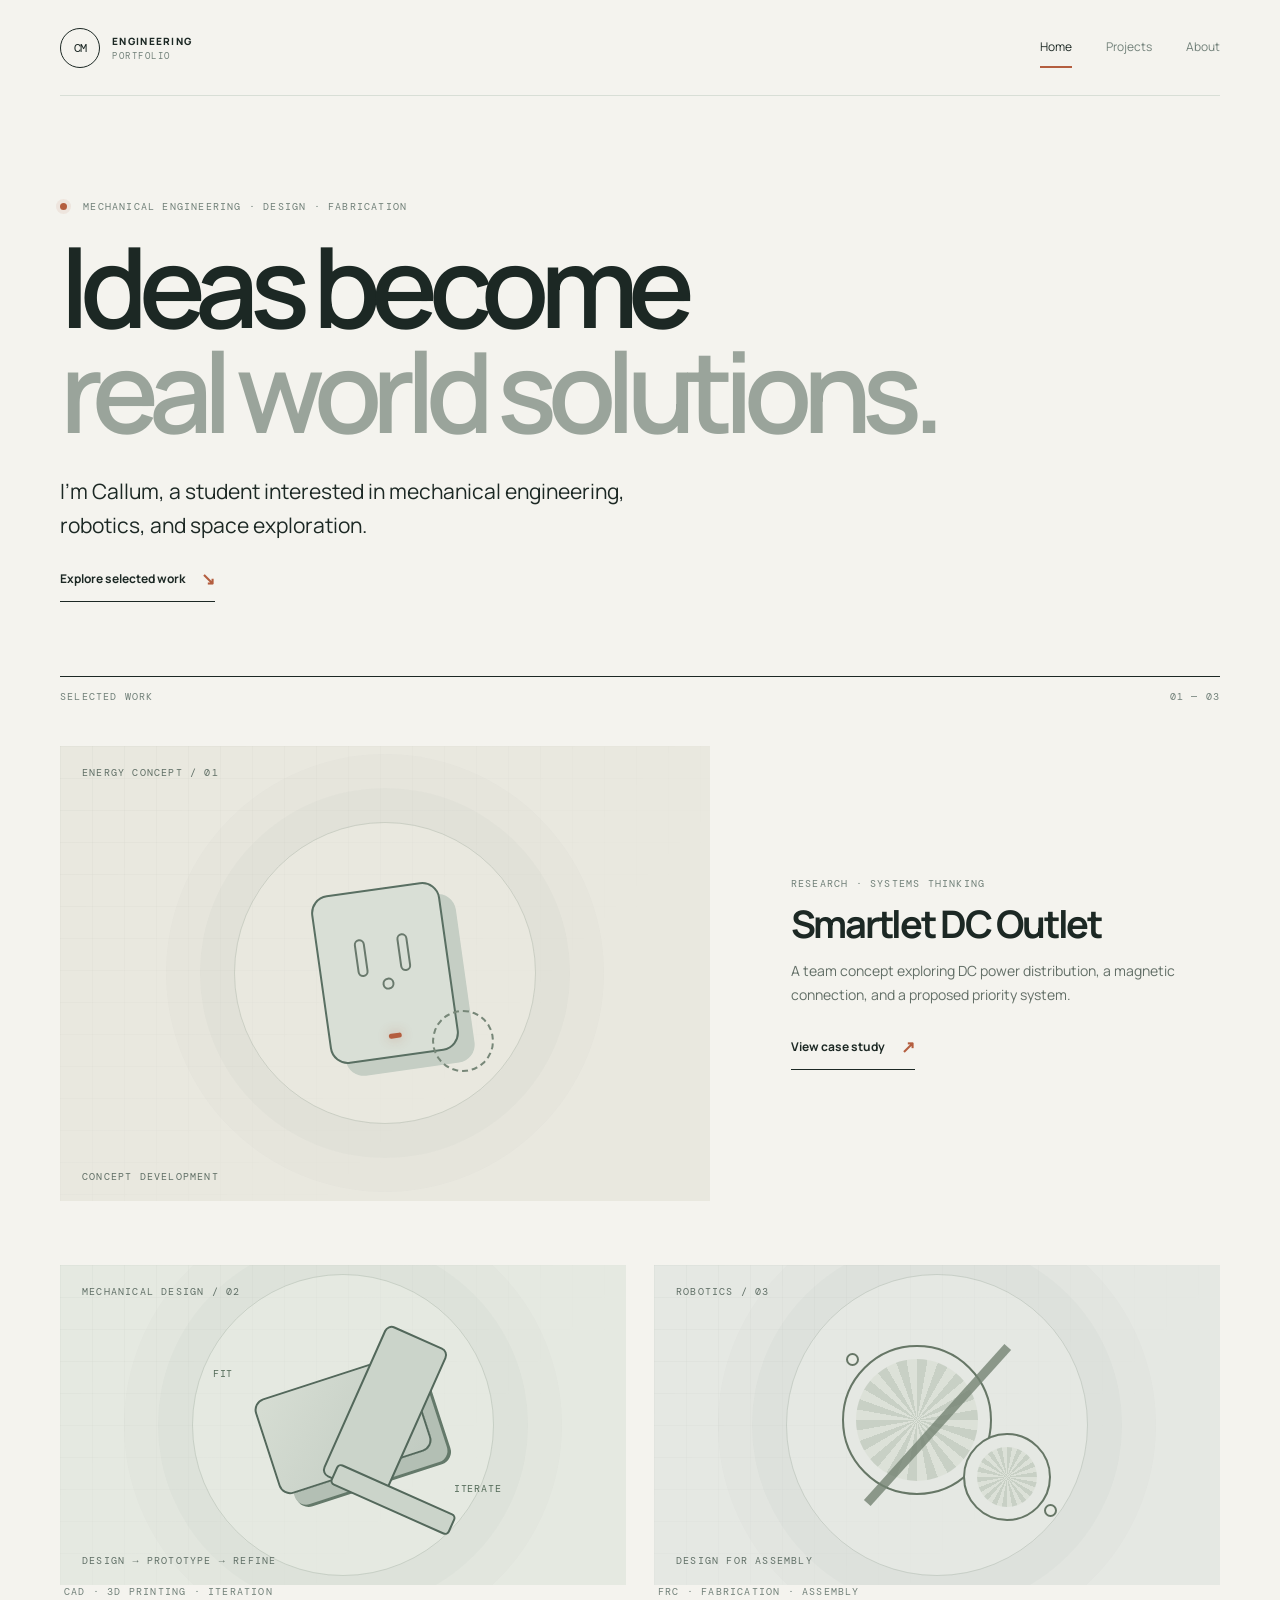
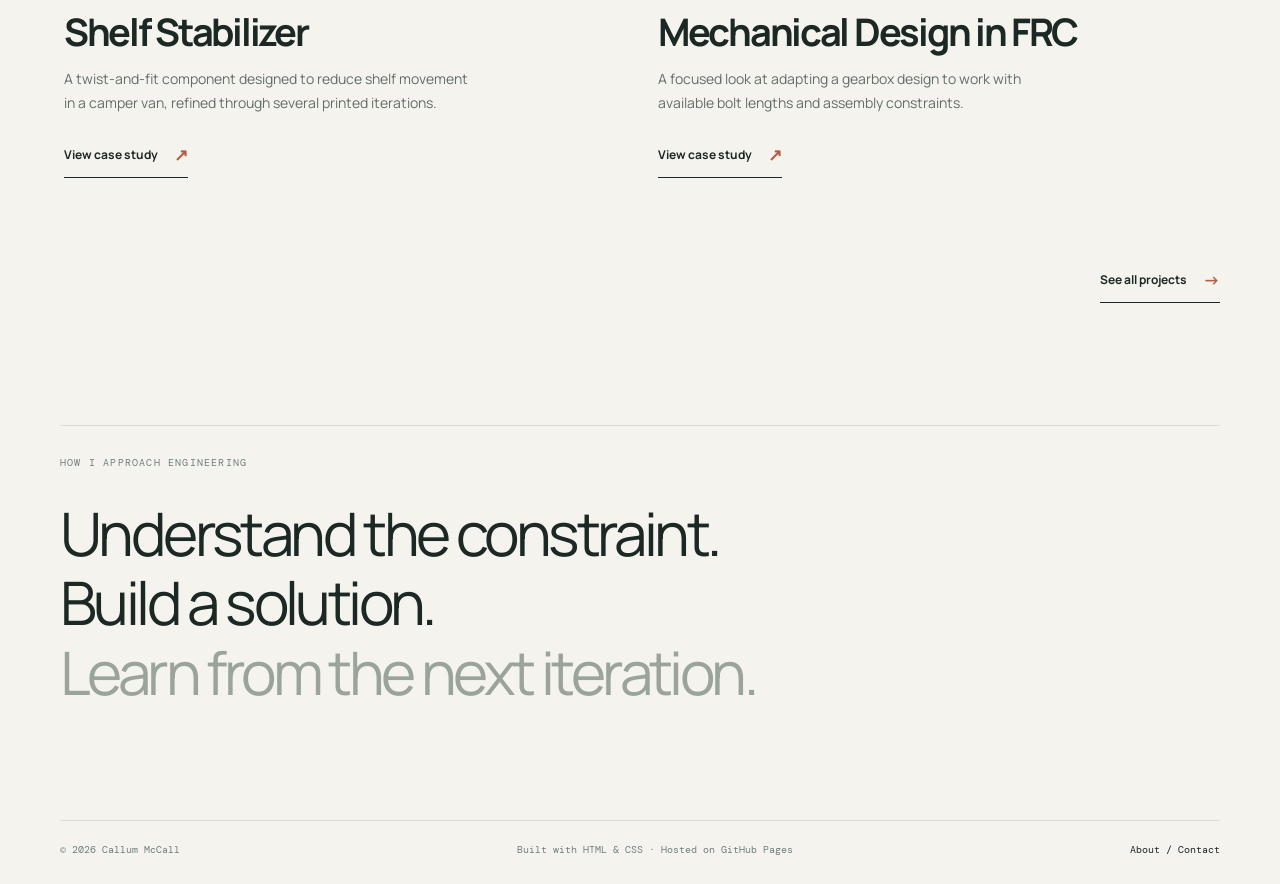
<file: index.html>
<!doctype html>
<html lang="en">
<head>
  <meta charset="utf-8">
  <meta name="viewport" content="width=device-width, initial-scale=1">
  <meta name="description" content="Engineering portfolio featuring mechanical design, prototyping, robotics, and technical problem-solving.">
  <title>Engineering Portfolio — Callum McCall</title>
  <link rel="stylesheet" href="style.css?v=20261022-3">
</head>
<body>
  <a class="skip-link" href="#main">Skip to content</a>
  <header class="site-header wrap">
    <a class="wordmark" href="index.html" aria-label="Engineering portfolio home"><span class="wordmark-mark">CM</span><span>ENGINEERING<br><small>PORTFOLIO</small></span></a>
    <nav aria-label="Main navigation"><a class="active" href="index.html">Home</a><a href="projects.html">Projects</a><a href="about.html">About</a></nav>
  </header>
  <main id="main">
    <section class="hero wrap">
      <p class="eyebrow"><span class="status-dot"></span> MECHANICAL ENGINEERING · DESIGN · FABRICATION</p>
      <h1>Ideas become<br><span class="muted">real world solutions.</span></h1>
      <div class="hero-bottom"><p class="intro">I'm Callum, a student interested in mechanical engineering, robotics, and space exploration.</p><a class="text-link" href="#projects">Explore selected work <span aria-hidden="true">↘</span></a></div>
      <div class="hero-rule"><span>SELECTED WORK</span><span>01 — 03</span></div>
    </section>
    <section id="projects" class="projects wrap">
<article class="project-card project-featured">
        <a class="project-visual visual-smartlet" href="smartlet.html" aria-label="View Smartlet project"><span class="visual-label">ENERGY CONCEPT / 01</span><div class="outlet-sketch"><div class="outlet-face"><span class="outlet-slot slot-a"></span><span class="outlet-slot slot-b"></span><span class="outlet-slot slot-c"></span><span class="outlet-light"></span></div><div class="magnet-ring"></div></div><span class="visual-caption">CONCEPT DEVELOPMENT</span></a>
        <div class="project-info"><p class="eyebrow">RESEARCH · SYSTEMS THINKING</p><h2><a href="smartlet.html">Smartlet DC Outlet</a></h2><p>A team concept exploring DC power distribution, a magnetic connection, and a proposed priority system.</p><a class="text-link" href="smartlet.html">View case study <span aria-hidden="true">↗</span></a></div>
      </article>
<article class="project-card">
        <a class="project-visual visual-shelf" href="shelf-stabilizer.html" aria-label="View shelf stabilizer project"><span class="visual-label">MECHANICAL DESIGN / 02</span><div class="part-sketch"><div class="part-main"></div><div class="part-arm"></div><div class="part-foot"></div><span class="dimension dim-one">FIT</span><span class="dimension dim-two">ITERATE</span></div><span class="visual-caption">DESIGN → PROTOTYPE → REFINE</span></a>
        <div class="project-info"><p class="eyebrow">CAD · 3D PRINTING · ITERATION</p><h2><a href="shelf-stabilizer.html">Shelf Stabilizer</a></h2><p>A twist-and-fit component designed to reduce shelf movement in a camper van, refined through several printed iterations.</p><a class="text-link" href="shelf-stabilizer.html">View case study <span aria-hidden="true">↗</span></a></div>
      </article>
<article class="project-card">
        <a class="project-visual visual-frc" href="frc.html" aria-label="View FRC mechanical design project"><span class="visual-label">ROBOTICS / 03</span><div class="gear-sketch"><div class="gear gear-large"></div><div class="gear gear-small"></div><div class="shaft"></div><div class="bolt bolt-a"></div><div class="bolt bolt-b"></div></div><span class="visual-caption">DESIGN FOR ASSEMBLY</span></a>
        <div class="project-info"><p class="eyebrow">FRC · FABRICATION · ASSEMBLY</p><h2><a href="frc.html">Mechanical Design in FRC</a></h2><p>A focused look at adapting a gearbox design to work with available bolt lengths and assembly constraints.</p><a class="text-link" href="frc.html">View case study <span aria-hidden="true">↗</span></a></div>
      </article>
    </section>
    <div class="projects-cta wrap"><a class="text-link" href="projects.html">See all projects <span aria-hidden="true">→</span></a></div>
    <section class="statement wrap"><p class="eyebrow">HOW I APPROACH ENGINEERING</p><p class="statement-text">Understand the constraint.<br>Build a solution.<br><span class="muted">Learn from the next iteration.</span></p></section>
  </main>
  <footer class="site-footer wrap"><span>© <span id="year">2026</span> Callum McCall</span><span>Built with HTML & CSS · Hosted on GitHub Pages</span><a href="about.html">About / Contact</a></footer>
</body>
</html>
</file>
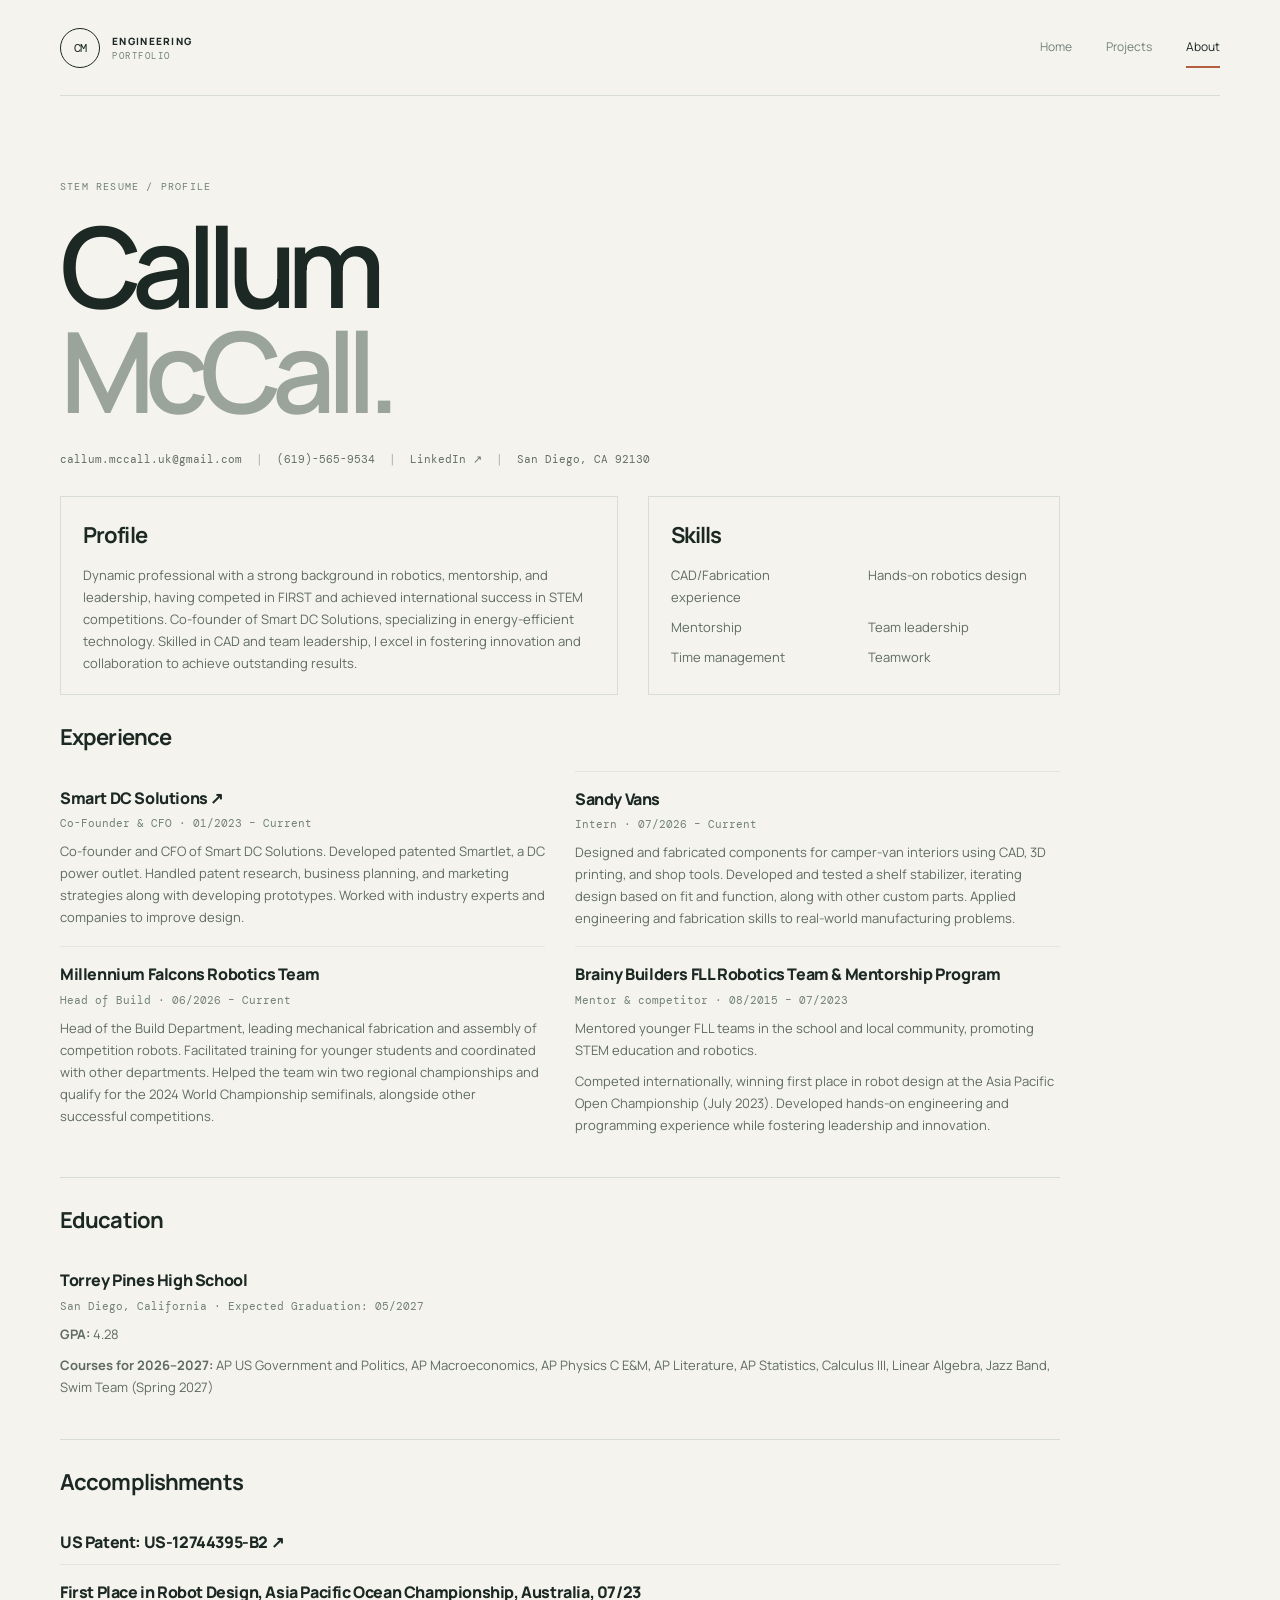
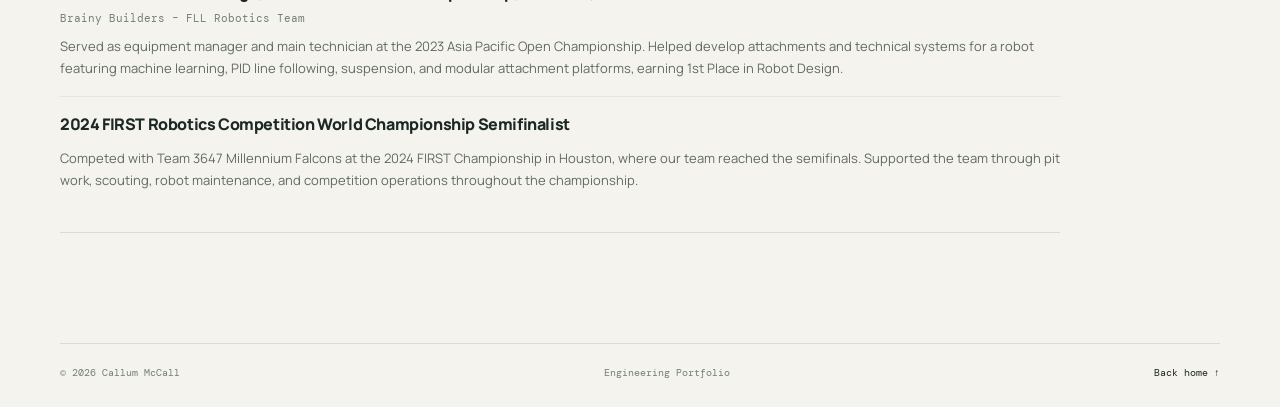
<file: about.html>
<!doctype html>
<html lang="en">
<head><meta charset="utf-8"><meta name="viewport" content="width=device-width, initial-scale=1"><meta name="description" content="Callum McCall's STEM resume, including robotics, Smart DC Solutions, engineering internship, education, and accomplishments."><title>About — Callum McCall</title><link rel="stylesheet" href="style.css?v=20261022-3"></head>
<body><a class="skip-link" href="#main">Skip to content</a><header class="site-header wrap"><a class="wordmark" href="index.html"><span class="wordmark-mark">CM</span><span>ENGINEERING<br><small>PORTFOLIO</small></span></a><nav aria-label="Main navigation"><a href="index.html">Home</a><a href="projects.html">Projects</a><a class="active" href="about.html">About</a></nav></header>
<main id="main" class="wrap inner-page"><p class="eyebrow">STEM RESUME / PROFILE</p><h1>Callum<br><span class="muted">McCall.</span></h1>
<div class="resume-contact"><a href="https://mail.google.com/mail/?view=cm&amp;to=callum.mccall.uk@gmail.com">callum.mccall.uk@gmail.com</a><span class="contact-divider" aria-hidden="true">|</span><a href="tel:+16195659534">(619)-565-9534</a><span class="contact-divider" aria-hidden="true">|</span><a href="https://www.linkedin.com/in/callum-mccall-uk/" target="_blank" rel="noopener noreferrer">LinkedIn ↗</a><span class="contact-divider" aria-hidden="true">|</span><span>San Diego, CA 92130</span></div>
<div class="resume-document"><div class="resume-top-grid"><section class="resume-section"><h2>Profile</h2><p>Dynamic professional with a strong background in robotics, mentorship, and leadership, having competed in FIRST and achieved international success in STEM competitions. Co-founder of Smart DC Solutions, specializing in energy-efficient technology. Skilled in CAD and team leadership, I excel in fostering innovation and collaboration to achieve outstanding results.</p></section>
<section class="resume-section"><h2>Skills</h2><ul class="resume-skills"><li>CAD/Fabrication experience</li><li>Hands-on robotics design</li><li>Mentorship</li><li>Team leadership</li><li>Time management</li><li>Teamwork</li></ul></section></div><section class="resume-section"><h2>Experience</h2><div class="resume-experience-grid">
<article class="resume-entry"><div class="resume-entry-head"><h3><a href="https://smartdcsolutions.com/" target="_blank" rel="noopener noreferrer">Smart DC Solutions ↗</a></h3></div><p class="resume-detail">Co-Founder & CFO · 01/2023 – Current</p><p>Co-founder and CFO of Smart DC Solutions. Developed patented Smartlet, a DC power outlet. Handled patent research, business planning, and marketing strategies along with developing prototypes. Worked with industry experts and companies to improve design.</p></article>
<article class="resume-entry"><div class="resume-entry-head"><h3>Sandy Vans</h3></div><p class="resume-detail">Intern · 07/2026 – Current</p><p>Designed and fabricated components for camper-van interiors using CAD, 3D printing, and shop tools. Developed and tested a shelf stabilizer, iterating design based on fit and function, along with other custom parts. Applied engineering and fabrication skills to real-world manufacturing problems.</p></article>
<article class="resume-entry"><div class="resume-entry-head"><h3>Millennium Falcons Robotics Team</h3></div><p class="resume-detail">Head of Build · 06/2026 – Current</p><p>Head of the Build Department, leading mechanical fabrication and assembly of competition robots. Facilitated training for younger students and coordinated with other departments. Helped the team win two regional championships and qualify for the 2024 World Championship semifinals, alongside other successful competitions.</p></article>
<article class="resume-entry"><div class="resume-entry-head"><h3>Brainy Builders FLL Robotics Team & Mentorship Program</h3></div><p class="resume-detail">Mentor & competitor · 08/2015 – 07/2023</p><p>Mentored younger FLL teams in the school and local community, promoting STEM education and robotics.</p><p>Competed internationally, winning first place in robot design at the Asia Pacific Open Championship (July 2023). Developed hands-on engineering and programming experience while fostering leadership and innovation.</p></article></div></section><section class="resume-section"><h2>Education</h2><article class="resume-entry"><div class="resume-entry-head"><h3>Torrey Pines High School</h3></div><p class="resume-detail">San Diego, California · Expected Graduation: 05/2027</p><p><strong>GPA:</strong> 4.28</p><p><strong>Courses for 2026–2027:</strong> AP US Government and Politics, AP Macroeconomics, AP Physics C E&M, AP Literature, AP Statistics, Calculus III, Linear Algebra, Jazz Band, Swim Team (Spring 2027)</p></article></section>
<section class="resume-section"><h2>Accomplishments</h2><article class="resume-entry"><h3>US Patent: <a href="https://drive.google.com/file/d/1d0yLy8oXHDgK_QVa6zKNxHQrjqmTDfeB/view?usp=sharing" target="_blank" rel="noopener noreferrer">US-12744395-B2 ↗</a></h3></article><article class="resume-entry"><h3>First Place in Robot Design, Asia Pacific Ocean Championship, Australia, 07/23</h3><p class="resume-detail">Brainy Builders – FLL Robotics Team</p><p>Served as equipment manager and main technician at the 2023 Asia Pacific Open Championship. Helped develop attachments and technical systems for a robot featuring machine learning, PID line following, suspension, and modular attachment platforms, earning 1st Place in Robot Design.</p></article><article class="resume-entry"><h3>2024 FIRST Robotics Competition World Championship Semifinalist</h3><p>Competed with Team 3647 Millennium Falcons at the 2024 FIRST Championship in Houston, where our team reached the semifinals. Supported the team through pit work, scouting, robot maintenance, and competition operations throughout the championship.</p></article></section></div>
</main><footer class="site-footer wrap"><span>© 2026 Callum McCall</span><span>Engineering Portfolio</span><a href="index.html">Back home ↑</a></footer></body></html>
</file>
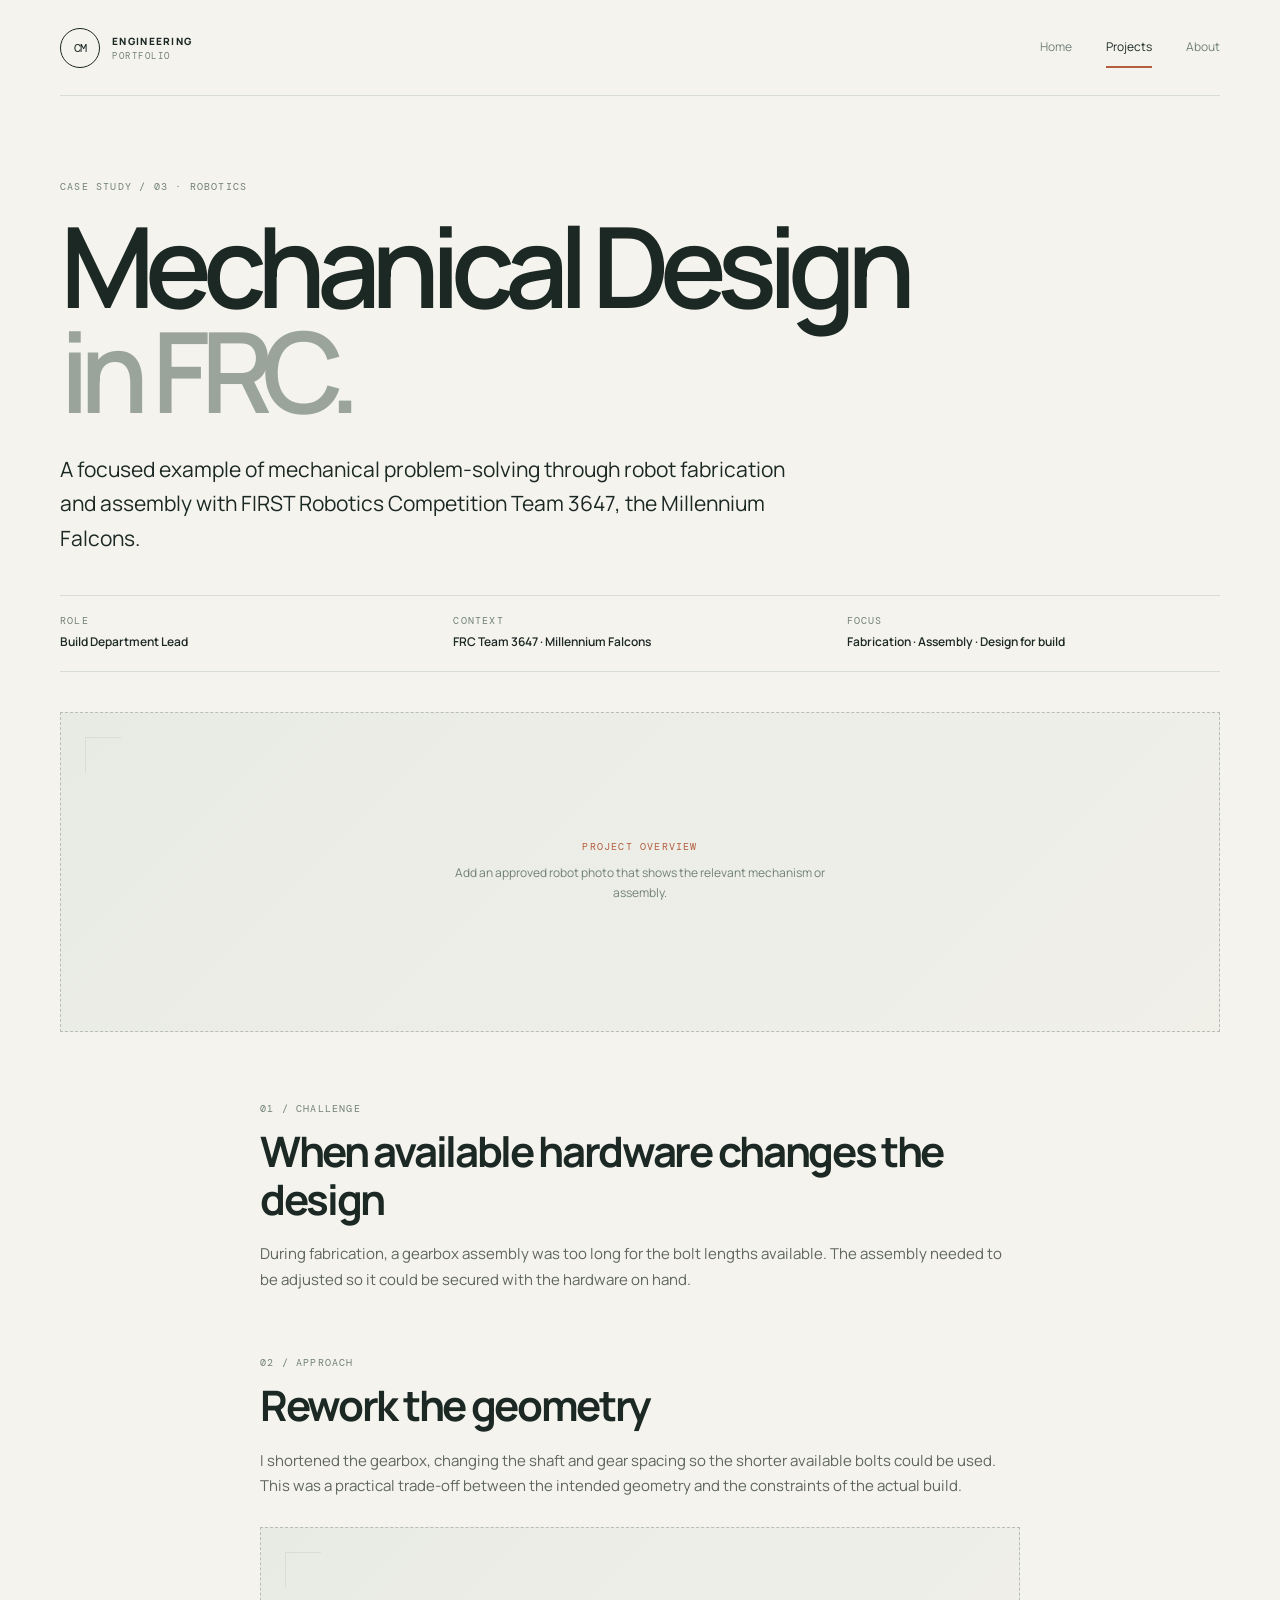
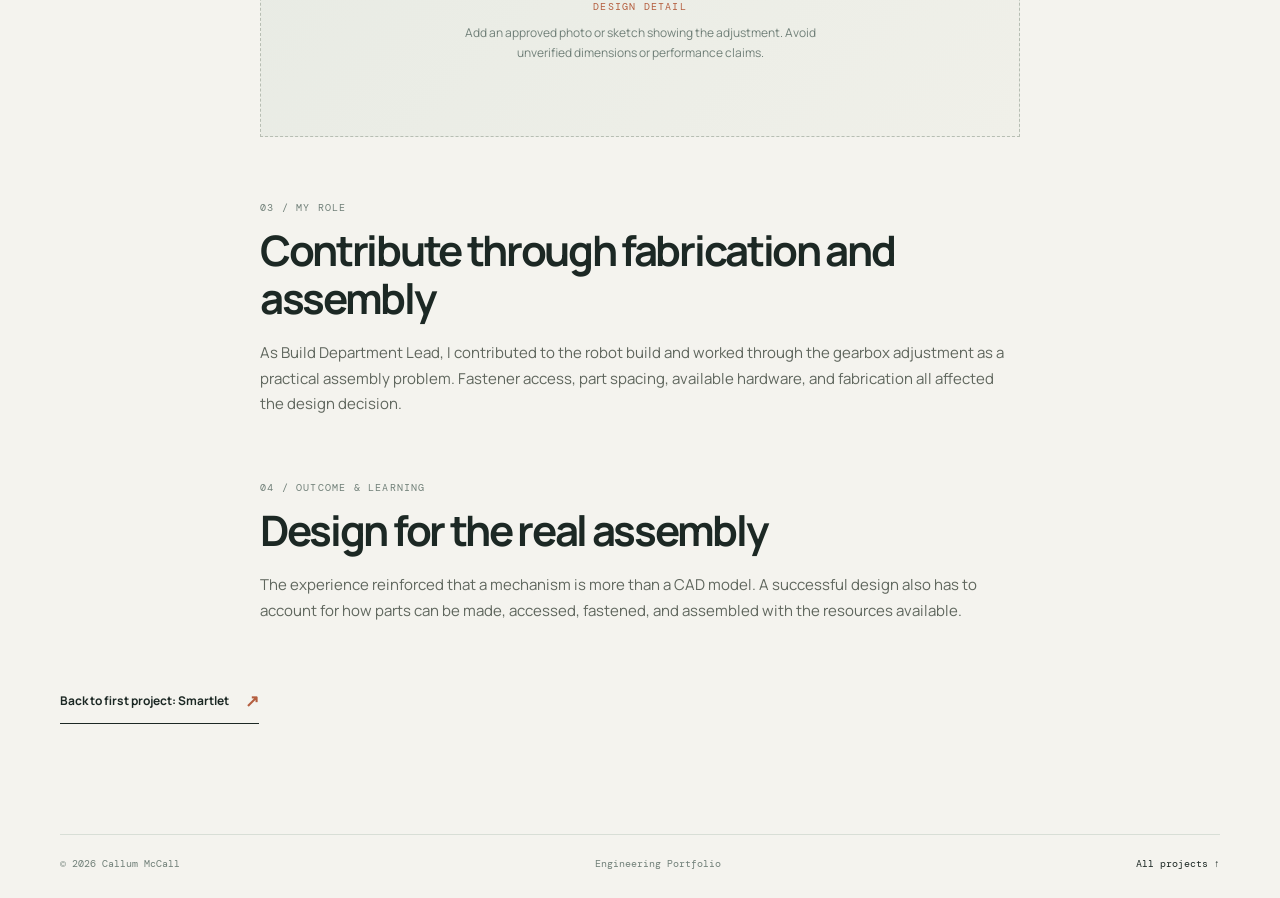
<file: frc.html>
<!doctype html>
<html lang="en"><head><meta charset="utf-8"><meta name="viewport" content="width=device-width, initial-scale=1"><meta name="description" content="Case study: mechanical design and fabrication with FIRST Robotics Competition Team 3647."><title>FRC Mechanical Design — Engineering Portfolio</title><link rel="stylesheet" href="style.css?v=20261022-3"></head>
<body><a class="skip-link" href="#main">Skip to content</a><header class="site-header wrap"><a class="wordmark" href="index.html"><span class="wordmark-mark">CM</span><span>ENGINEERING<br><small>PORTFOLIO</small></span></a><nav aria-label="Main navigation"><a href="index.html">Home</a><a class="active" href="projects.html">Projects</a><a href="about.html">About</a></nav></header>
<main id="main" class="wrap inner-page case-study"><p class="eyebrow">CASE STUDY / 03 · ROBOTICS</p><h1>Mechanical Design<br><span class="muted">in FRC.</span></h1><p class="intro">A focused example of mechanical problem-solving through robot fabrication and assembly with FIRST Robotics Competition Team 3647, the Millennium Falcons.</p><div class="case-meta"><div><span>ROLE</span><strong>Build Department Lead</strong></div><div><span>CONTEXT</span><strong>FRC Team 3647 · Millennium Falcons</strong></div><div><span>FOCUS</span><strong>Fabrication · Assembly · Design for build</strong></div></div>
<div class="media-placeholder"><span>PROJECT OVERVIEW</span><p>Add an approved robot photo that shows the relevant mechanism or assembly.</p></div>
<section class="case-section"><p class="eyebrow">01 / CHALLENGE</p><h2>When available hardware changes the design</h2><p>During fabrication, a gearbox assembly was too long for the bolt lengths available. The assembly needed to be adjusted so it could be secured with the hardware on hand.</p></section>
<section class="case-section"><p class="eyebrow">02 / APPROACH</p><h2>Rework the geometry</h2><p>I shortened the gearbox, changing the shaft and gear spacing so the shorter available bolts could be used. This was a practical trade-off between the intended geometry and the constraints of the actual build.</p><div class="media-placeholder small"><span>DESIGN DETAIL</span><p>Add an approved photo or sketch showing the adjustment. Avoid unverified dimensions or performance claims.</p></div></section>
<section class="case-section"><p class="eyebrow">03 / MY ROLE</p><h2>Contribute through fabrication and assembly</h2><p>As Build Department Lead, I contributed to the robot build and worked through the gearbox adjustment as a practical assembly problem. Fastener access, part spacing, available hardware, and fabrication all affected the design decision.</p></section>
<section class="case-section"><p class="eyebrow">04 / OUTCOME & LEARNING</p><h2>Design for the real assembly</h2><p>The experience reinforced that a mechanism is more than a CAD model. A successful design also has to account for how parts can be made, accessed, fastened, and assembled with the resources available.</p></section><a class="text-link" href="smartlet.html">Back to first project: Smartlet <span>↗</span></a></main>
<footer class="site-footer wrap"><span>© 2026 Callum McCall</span><span>Engineering Portfolio</span><a href="projects.html">All projects ↑</a></footer></body></html>
</file>
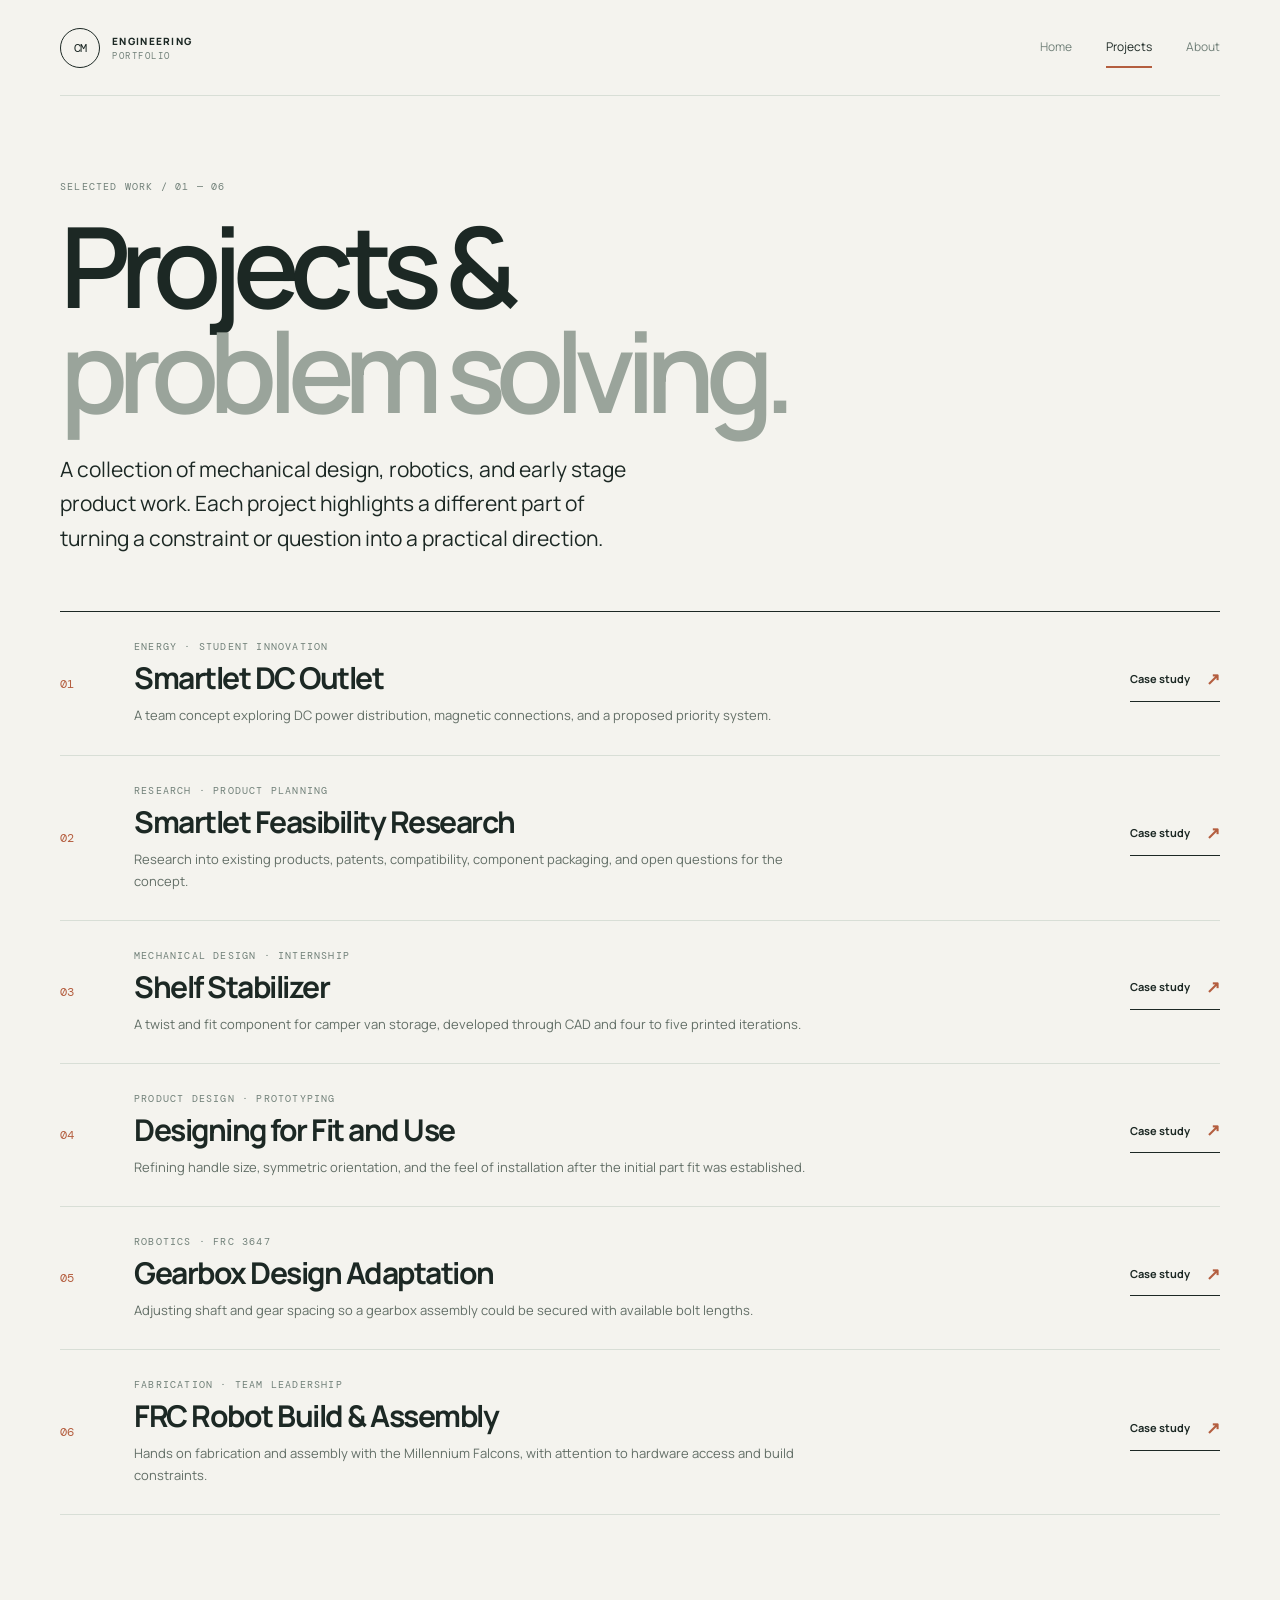
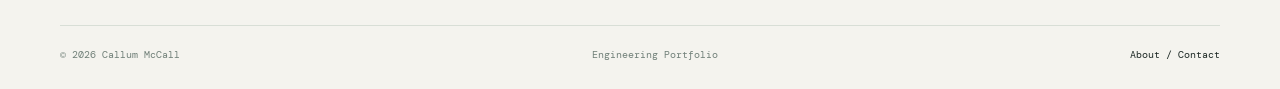
<file: projects.html>
<!doctype html>
<html lang="en">
<head><meta charset="utf-8"><meta name="viewport" content="width=device-width, initial-scale=1"><meta name="description" content="Selected engineering, robotics, and product concept projects by Callum McCall."><title>Projects — Engineering Portfolio</title><link rel="stylesheet" href="style.css?v=20261022-3"></head>
<body><a class="skip-link" href="#main">Skip to content</a><header class="site-header wrap"><a class="wordmark" href="index.html" aria-label="Engineering portfolio home"><span class="wordmark-mark">CM</span><span>ENGINEERING<br><small>PORTFOLIO</small></span></a><nav aria-label="Main navigation"><a href="index.html">Home</a><a class="active" href="projects.html">Projects</a><a href="about.html">About</a></nav></header>
<main id="main" class="wrap inner-page"><p class="eyebrow">SELECTED WORK / 01 — 06</p><h1>Projects &<br><span class="muted">problem solving.</span></h1><p class="intro">A collection of mechanical design, robotics, and early stage product work. Each project highlights a different part of turning a constraint or question into a practical direction.</p>
<section class="project-list" aria-label="Project list">
<article class="project-row"><span class="project-number">01</span><div><p class="eyebrow">ENERGY · STUDENT INNOVATION</p><h2><a href="smartlet.html">Smartlet DC Outlet</a></h2><p>A team concept exploring DC power distribution, magnetic connections, and a proposed priority system.</p></div><a class="text-link" href="smartlet.html">Case study <span>↗</span></a></article>
<article class="project-row"><span class="project-number">02</span><div><p class="eyebrow">RESEARCH · PRODUCT PLANNING</p><h2><a href="smartlet.html">Smartlet Feasibility Research</a></h2><p>Research into existing products, patents, compatibility, component packaging, and open questions for the concept.</p></div><a class="text-link" href="smartlet.html">Case study <span>↗</span></a></article>
<article class="project-row"><span class="project-number">03</span><div><p class="eyebrow">MECHANICAL DESIGN · INTERNSHIP</p><h2><a href="shelf-stabilizer.html">Shelf Stabilizer</a></h2><p>A twist and fit component for camper van storage, developed through CAD and four to five printed iterations.</p></div><a class="text-link" href="shelf-stabilizer.html">Case study <span>↗</span></a></article>
<article class="project-row"><span class="project-number">04</span><div><p class="eyebrow">PRODUCT DESIGN · PROTOTYPING</p><h2><a href="shelf-stabilizer.html">Designing for Fit and Use</a></h2><p>Refining handle size, symmetric orientation, and the feel of installation after the initial part fit was established.</p></div><a class="text-link" href="shelf-stabilizer.html">Case study <span>↗</span></a></article>
<article class="project-row"><span class="project-number">05</span><div><p class="eyebrow">ROBOTICS · FRC 3647</p><h2><a href="frc.html">Gearbox Design Adaptation</a></h2><p>Adjusting shaft and gear spacing so a gearbox assembly could be secured with available bolt lengths.</p></div><a class="text-link" href="frc.html">Case study <span>↗</span></a></article>
<article class="project-row"><span class="project-number">06</span><div><p class="eyebrow">FABRICATION · TEAM LEADERSHIP</p><h2><a href="frc.html">FRC Robot Build & Assembly</a></h2><p>Hands on fabrication and assembly with the Millennium Falcons, with attention to hardware access and build constraints.</p></div><a class="text-link" href="frc.html">Case study <span>↗</span></a></article>
</section></main><footer class="site-footer wrap"><span>© 2026 Callum McCall</span><span>Engineering Portfolio</span><a href="about.html">About / Contact</a></footer></body></html>
</file>
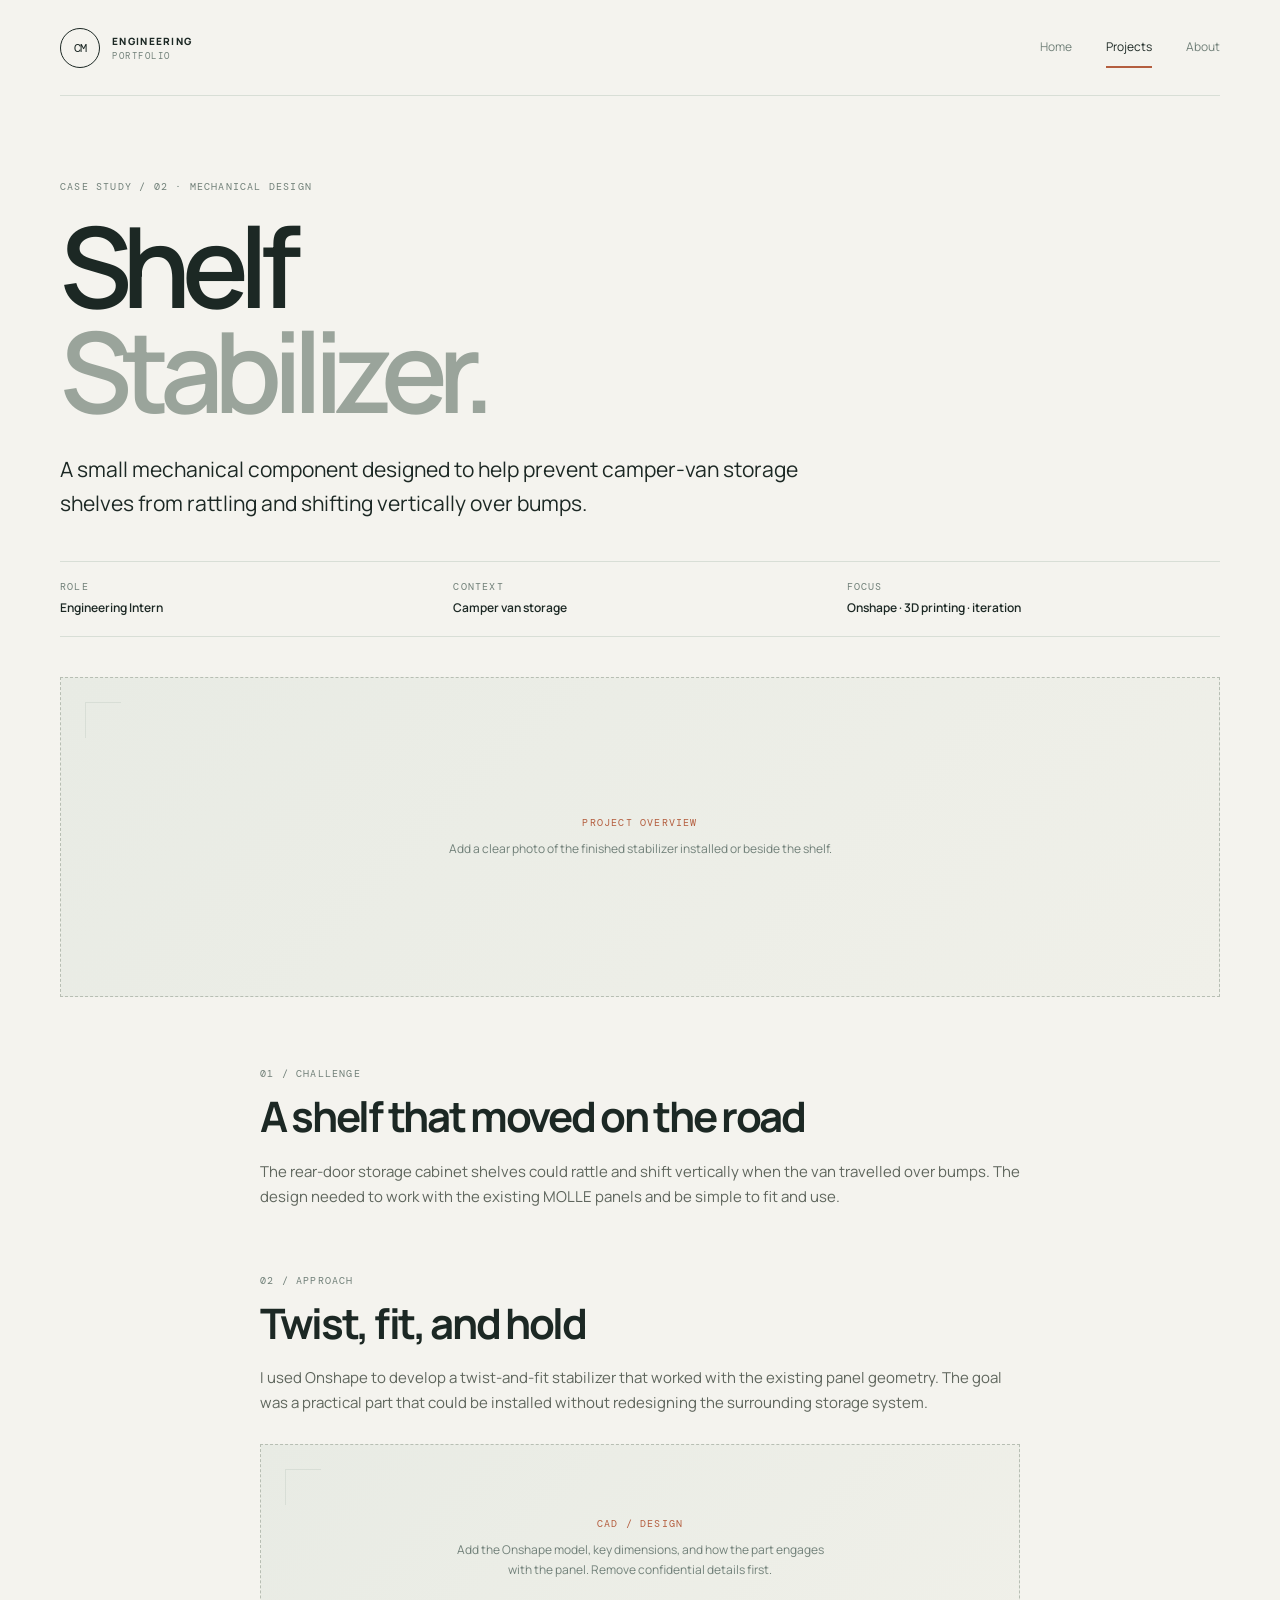
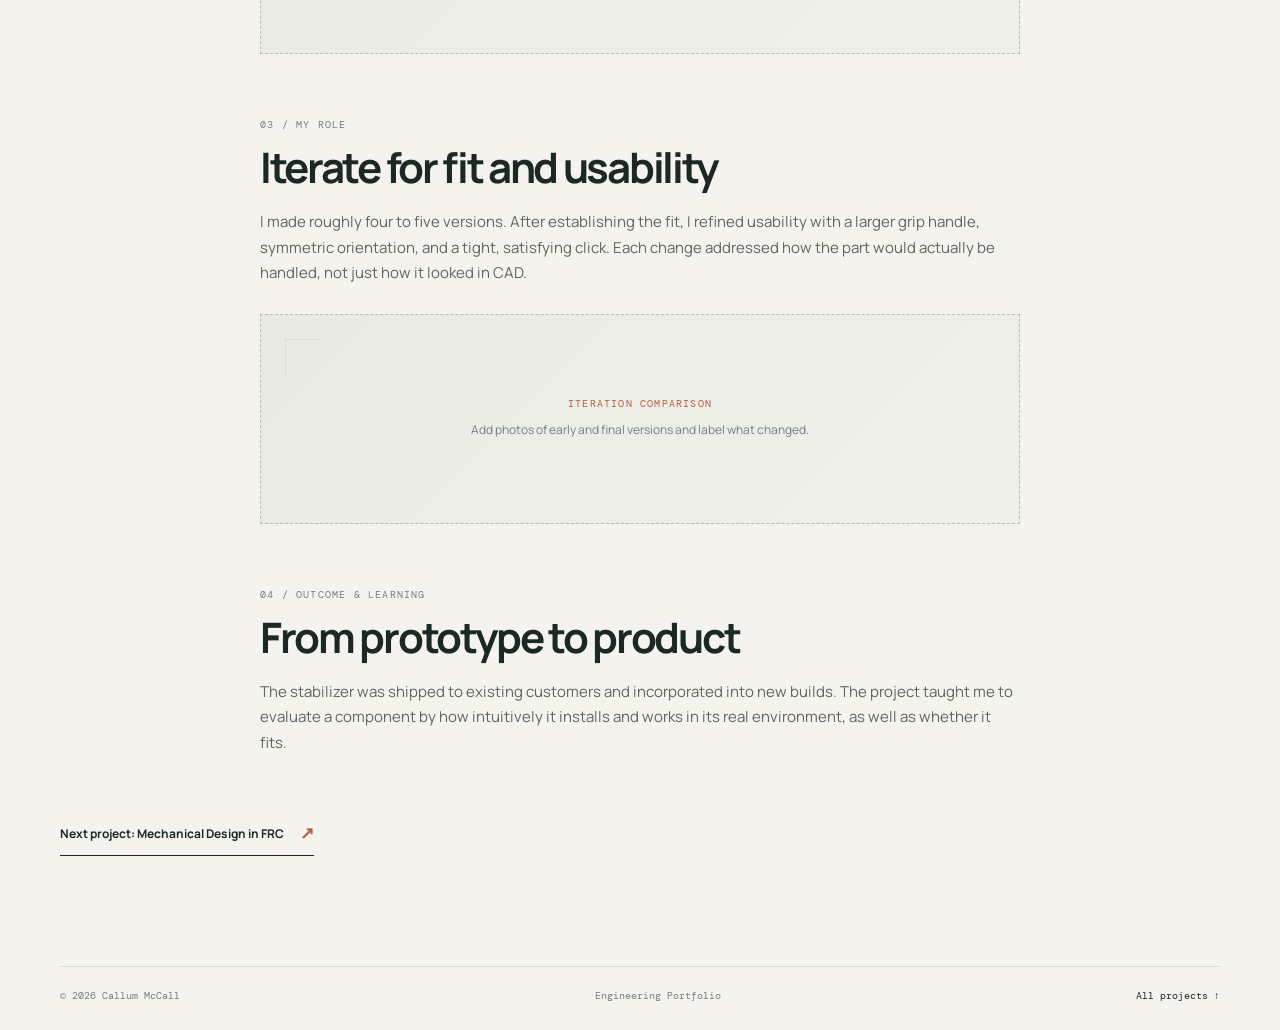
<file: shelf-stabilizer.html>
<!doctype html>
<html lang="en"><head><meta charset="utf-8"><meta name="viewport" content="width=device-width, initial-scale=1"><meta name="description" content="Case study: shelf stabilizer design, CAD, and iterative prototyping."><title>Shelf Stabilizer — Engineering Portfolio</title><link rel="stylesheet" href="style.css?v=20261022-3"></head>
<body><a class="skip-link" href="#main">Skip to content</a><header class="site-header wrap"><a class="wordmark" href="index.html"><span class="wordmark-mark">CM</span><span>ENGINEERING<br><small>PORTFOLIO</small></span></a><nav aria-label="Main navigation"><a href="index.html">Home</a><a class="active" href="projects.html">Projects</a><a href="about.html">About</a></nav></header>
<main id="main" class="wrap inner-page case-study"><p class="eyebrow">CASE STUDY / 02 · MECHANICAL DESIGN</p><h1>Shelf<br><span class="muted">Stabilizer.</span></h1><p class="intro">A small mechanical component designed to help prevent camper-van storage shelves from rattling and shifting vertically over bumps.</p><div class="case-meta"><div><span>ROLE</span><strong>Engineering Intern</strong></div><div><span>CONTEXT</span><strong>Camper van storage</strong></div><div><span>FOCUS</span><strong>Onshape · 3D printing · iteration</strong></div></div>
<div class="media-placeholder"><span>PROJECT OVERVIEW</span><p>Add a clear photo of the finished stabilizer installed or beside the shelf.</p></div>
<section class="case-section"><p class="eyebrow">01 / CHALLENGE</p><h2>A shelf that moved on the road</h2><p>The rear-door storage cabinet shelves could rattle and shift vertically when the van travelled over bumps. The design needed to work with the existing MOLLE panels and be simple to fit and use.</p></section>
<section class="case-section"><p class="eyebrow">02 / APPROACH</p><h2>Twist, fit, and hold</h2><p>I used Onshape to develop a twist-and-fit stabilizer that worked with the existing panel geometry. The goal was a practical part that could be installed without redesigning the surrounding storage system.</p><div class="media-placeholder small"><span>CAD / DESIGN</span><p>Add the Onshape model, key dimensions, and how the part engages with the panel. Remove confidential details first.</p></div></section>
<section class="case-section"><p class="eyebrow">03 / MY ROLE</p><h2>Iterate for fit and usability</h2><p>I made roughly four to five versions. After establishing the fit, I refined usability with a larger grip handle, symmetric orientation, and a tight, satisfying click. Each change addressed how the part would actually be handled, not just how it looked in CAD.</p><div class="media-placeholder small"><span>ITERATION COMPARISON</span><p>Add photos of early and final versions and label what changed.</p></div></section>
<section class="case-section"><p class="eyebrow">04 / OUTCOME & LEARNING</p><h2>From prototype to product</h2><p>The stabilizer was shipped to existing customers and incorporated into new builds. The project taught me to evaluate a component by how intuitively it installs and works in its real environment, as well as whether it fits.</p></section><a class="text-link" href="frc.html">Next project: Mechanical Design in FRC <span>↗</span></a></main>
<footer class="site-footer wrap"><span>© 2026 Callum McCall</span><span>Engineering Portfolio</span><a href="projects.html">All projects ↑</a></footer></body></html>
</file>
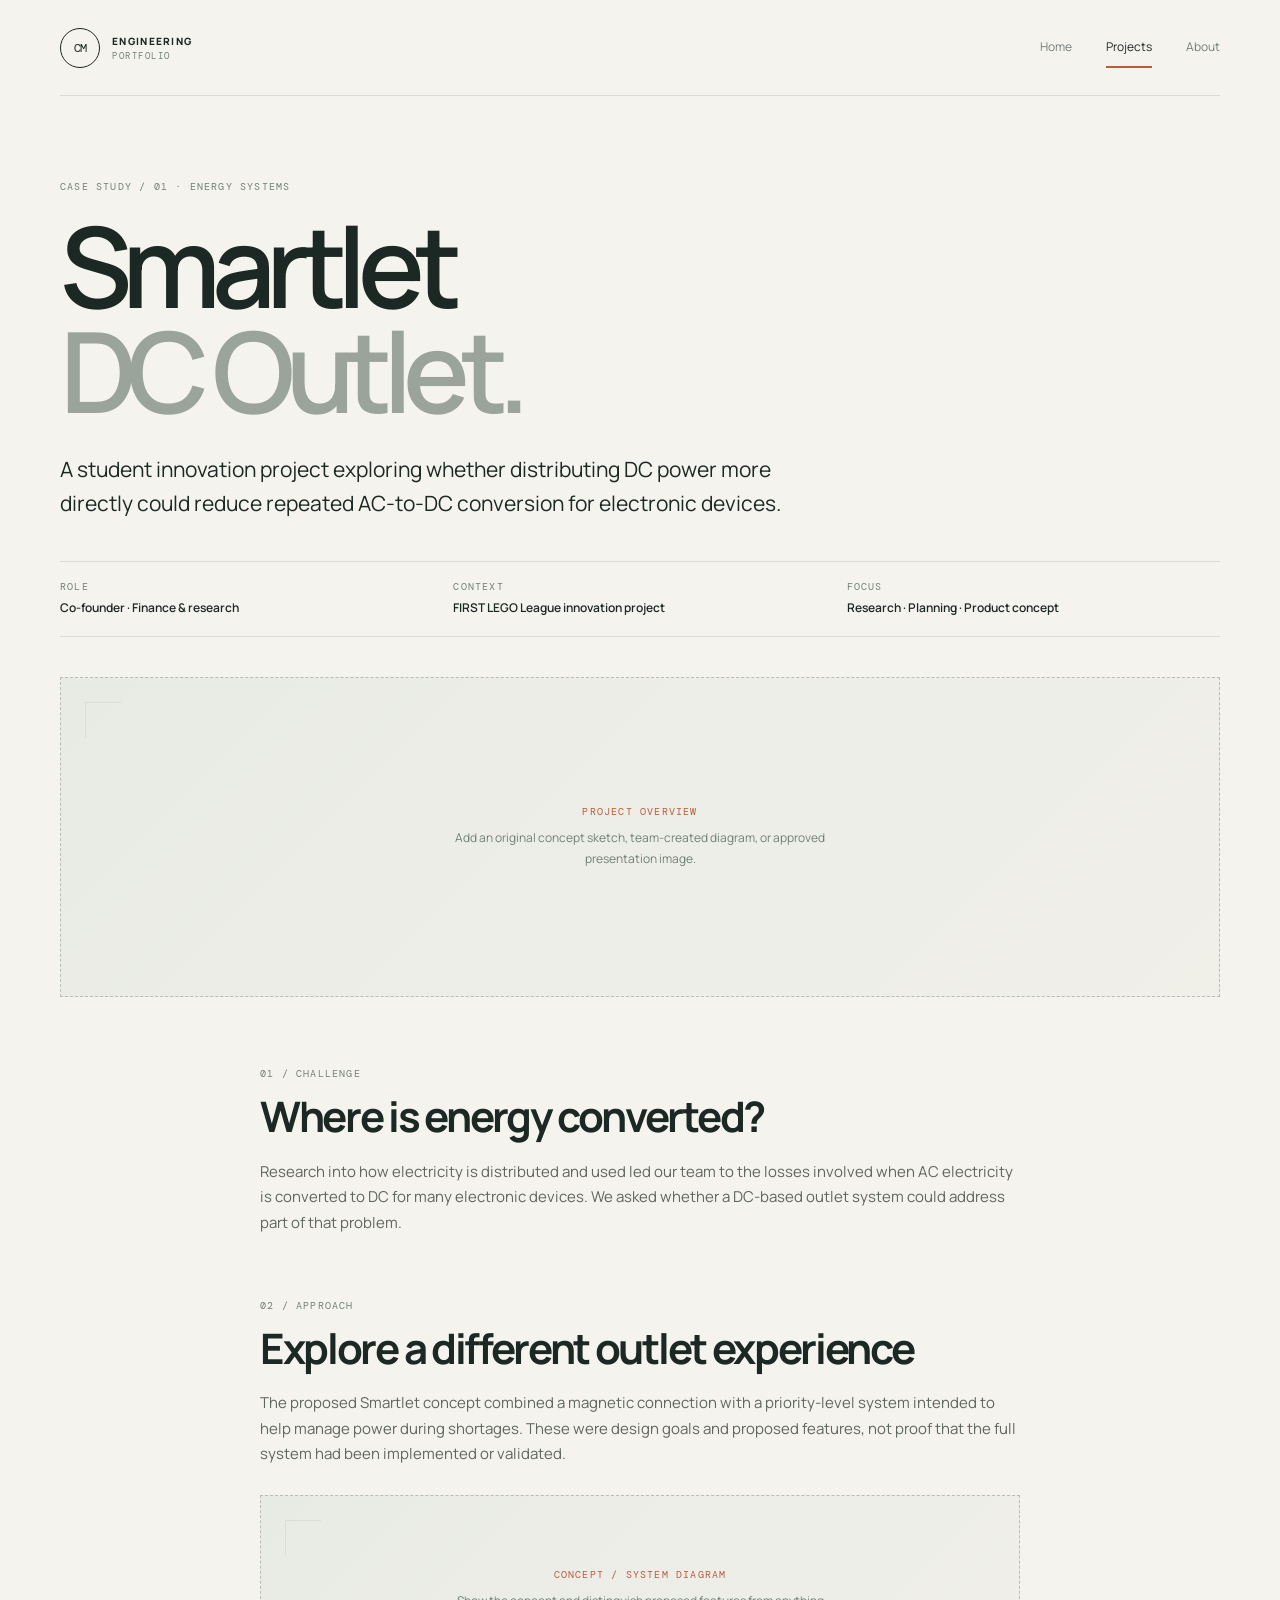
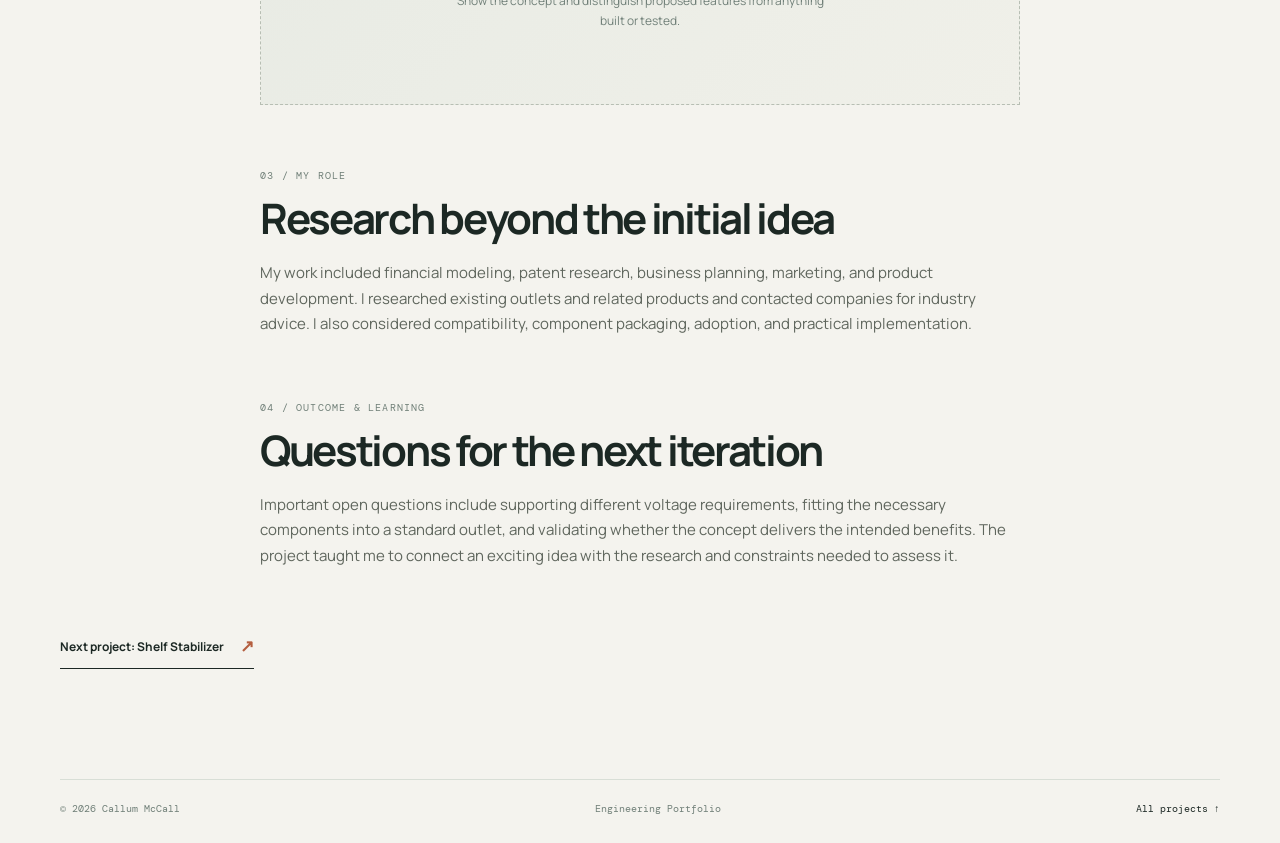
<file: smartlet.html>
<!doctype html>
<html lang="en"><head><meta charset="utf-8"><meta name="viewport" content="width=device-width, initial-scale=1"><meta name="description" content="Case study: Smartlet DC outlet concept and innovation project."><title>Smartlet DC Outlet — Engineering Portfolio</title><link rel="stylesheet" href="style.css?v=20261022-3"></head>
<body><a class="skip-link" href="#main">Skip to content</a><header class="site-header wrap"><a class="wordmark" href="index.html"><span class="wordmark-mark">CM</span><span>ENGINEERING<br><small>PORTFOLIO</small></span></a><nav aria-label="Main navigation"><a href="index.html">Home</a><a class="active" href="projects.html">Projects</a><a href="about.html">About</a></nav></header>
<main id="main" class="wrap inner-page case-study"><p class="eyebrow">CASE STUDY / 01 · ENERGY SYSTEMS</p><h1>Smartlet<br><span class="muted">DC Outlet.</span></h1><p class="intro">A student innovation project exploring whether distributing DC power more directly could reduce repeated AC-to-DC conversion for electronic devices.</p><div class="case-meta"><div><span>ROLE</span><strong>Co-founder · Finance & research</strong></div><div><span>CONTEXT</span><strong>FIRST LEGO League innovation project</strong></div><div><span>FOCUS</span><strong>Research · Planning · Product concept</strong></div></div>
<div class="media-placeholder"><span>PROJECT OVERVIEW</span><p>Add an original concept sketch, team-created diagram, or approved presentation image.</p></div>
<section class="case-section"><p class="eyebrow">01 / CHALLENGE</p><h2>Where is energy converted?</h2><p>Research into how electricity is distributed and used led our team to the losses involved when AC electricity is converted to DC for many electronic devices. We asked whether a DC-based outlet system could address part of that problem.</p></section>
<section class="case-section"><p class="eyebrow">02 / APPROACH</p><h2>Explore a different outlet experience</h2><p>The proposed Smartlet concept combined a magnetic connection with a priority-level system intended to help manage power during shortages. These were design goals and proposed features, not proof that the full system had been implemented or validated.</p><div class="media-placeholder small"><span>CONCEPT / SYSTEM DIAGRAM</span><p>Show the concept and distinguish proposed features from anything built or tested.</p></div></section>
<section class="case-section"><p class="eyebrow">03 / MY ROLE</p><h2>Research beyond the initial idea</h2><p>My work included financial modeling, patent research, business planning, marketing, and product development. I researched existing outlets and related products and contacted companies for industry advice. I also considered compatibility, component packaging, adoption, and practical implementation.</p></section>
<section class="case-section"><p class="eyebrow">04 / OUTCOME & LEARNING</p><h2>Questions for the next iteration</h2><p>Important open questions include supporting different voltage requirements, fitting the necessary components into a standard outlet, and validating whether the concept delivers the intended benefits. The project taught me to connect an exciting idea with the research and constraints needed to assess it.</p></section><a class="text-link" href="shelf-stabilizer.html">Next project: Shelf Stabilizer <span>↗</span></a></main>
<footer class="site-footer wrap"><span>© 2026 Callum McCall</span><span>Engineering Portfolio</span><a href="projects.html">All projects ↑</a></footer></body></html>
</file>
<file: style.css>
﻿@import url('https://fonts.googleapis.com/css2?family=DM+Mono:wght@400;500&family=Manrope:wght@400;500;600;700;800&display=swap');
:root{--paper:#f4f3ee;--ink:#1c2824;--muted:#718079;--line:#d8ded6;--accent:#b45e3f;--panel:#e8ebe4;--white:#fff;--max:1160px;--serif:Georgia,serif}
*{box-sizing:border-box}html{scroll-behavior:smooth;scroll-padding-top:90px}body{margin:0;background:var(--paper);color:var(--ink);font:15px/1.7 'Manrope',Arial,sans-serif;-webkit-font-smoothing:antialiased}a{color:inherit;text-decoration:none;transition:color .2s,transform .25s}a:hover{color:var(--accent)}a:focus-visible{outline:2px solid var(--accent);outline-offset:5px}.wrap{width:min(var(--max),calc(100% - 64px));margin-inline:auto}.site-header{height:96px;display:flex;align-items:center;justify-content:space-between;border-bottom:1px solid var(--line)}.wordmark{display:flex;align-items:center;gap:12px;font-size:10px;font-weight:800;letter-spacing:.13em;line-height:1.4}.wordmark small{font:9px 'DM Mono',monospace;color:var(--muted);letter-spacing:.17em}.wordmark-mark{display:grid;place-items:center;width:40px;height:40px;border:1px solid var(--ink);border-radius:50%;font:12px 'DM Mono',monospace;letter-spacing:-.08em}.site-header nav{display:flex;gap:34px;font-size:12px}.site-header nav a{color:var(--muted);position:relative}.site-header nav a:hover,.site-header nav a.active{color:var(--ink)}.site-header nav a.active:after{content:'';position:absolute;height:2px;background:var(--accent);left:0;right:0;bottom:-10px}.hero{padding-top:104px}.eyebrow,.visual-label,.visual-caption,.hero-rule,.case-meta span,.media-placeholder>span{font:10px 'DM Mono',monospace;letter-spacing:.12em}.eyebrow{color:var(--muted);margin:0 0 20px}.status-dot{display:inline-block;width:7px;height:7px;border-radius:50%;background:var(--accent);margin-right:9px;box-shadow:0 0 0 4px #b45e3f18}h1{font-size:clamp(58px,9vw,112px);line-height:.94;letter-spacing:-.085em;font-weight:600;margin:0 0 30px}.muted{color:#9aa49b}.hero-bottom{display:flex;justify-content:space-between;align-items:end;gap:32px;margin:0 0 74px}.intro{font-size:clamp(17px,2vw,21px);line-height:1.65;max-width:570px;margin:0}.text-link{display:inline-flex;gap:16px;align-items:center;font-size:12px;font-weight:700;border-bottom:1px solid var(--ink);padding:0 0 7px;white-space:nowrap}.text-link span{font-size:17px;color:var(--accent)}.text-link:hover{border-color:var(--accent)}.hero-rule{display:flex;justify-content:space-between;border-top:1px solid var(--ink);padding:13px 0;color:var(--muted)}.projects{display:grid;grid-template-columns:1fr 1fr;gap:64px 28px;padding-top:30px}.project-featured{grid-column:1/-1;display:grid;grid-template-columns:1.2fr .8fr;gap:clamp(34px,6vw,78px);align-items:center}.project-visual{display:block;position:relative;overflow:hidden;min-height:320px;background:var(--panel);color:var(--ink);isolation:isolate}.project-featured .project-visual{min-height:455px}.project-visual:before{content:'';position:absolute;inset:0;opacity:.23;background-image:linear-gradient(rgba(40,55,45,.13) 1px,transparent 1px),linear-gradient(90deg,rgba(40,55,45,.13) 1px,transparent 1px);background-size:32px 32px;mask-image:linear-gradient(135deg,#000,transparent 75%);z-index:-1}.project-visual:after{content:'';position:absolute;width:300px;height:300px;border:1px solid #536a5833;border-radius:50%;left:50%;top:50%;transform:translate(-50%,-50%);box-shadow:0 0 0 34px #536a5808,0 0 0 68px #536a5806;z-index:-1}.project-visual:hover{color:var(--ink)}.project-visual:hover .part-sketch,.project-visual:hover .outlet-sketch,.project-visual:hover .gear-sketch{transform:scale(1.06)}.visual-label{position:absolute;top:20px;left:22px;color:#617067}.visual-caption{position:absolute;bottom:18px;left:22px;color:#617067}.project-info{padding:0 4px}.project-info .eyebrow{margin-bottom:12px}.project-info h2{font-size:clamp(25px,3vw,38px);line-height:1.15;letter-spacing:-.06em;margin:0 0 14px}.project-info>p:not(.eyebrow){color:#626e66;max-width:410px;font-size:14px;margin:0 0 24px}.project-info .text-link{margin-top:2px}.visual-shelf{background:#e5e9e1}.part-sketch,.outlet-sketch,.gear-sketch{position:absolute;inset:0;display:grid;place-items:center;transition:transform .35s cubic-bezier(.2,.8,.2,1)}.part-main{position:absolute;width:160px;height:100px;border:2px solid #53685b;border-radius:12px;transform:rotate(-18deg);background:linear-gradient(135deg,#d6ddd3,#c1cbc1);box-shadow:12px 15px 0 #b3bfb4,14px 17px 0 1px #64796a}.part-arm{position:absolute;width:68px;height:165px;border:2px solid #53685b;border-radius:8px;transform:translate(42px,-12px) rotate(24deg);background:#cbd4ca}.part-foot{position:absolute;width:130px;height:23px;border:2px solid #53685b;border-radius:5px;transform:translate(50px,75px) rotate(24deg);background:#cbd4ca}.dimension{position:absolute;font:10px 'DM Mono',monospace;letter-spacing:.08em;color:#536a58}.dim-one{top:32%;left:27%}.dim-two{bottom:28%;right:22%}.visual-smartlet{background:#e9e8df}.outlet-face{width:130px;height:170px;border:2px solid #596f62;border-radius:18px;background:#d9dfd6;position:relative;box-shadow:14px 14px 0 #c5cec4;transform:rotate(-8deg)}.outlet-slot{position:absolute;width:11px;height:38px;border:2px solid #69796c;border-radius:8px;top:46px}.slot-a{left:36px}.slot-b{right:36px}.slot-c{left:59px;top:88px;width:12px;height:12px}.outlet-light{position:absolute;bottom:17px;left:58px;width:13px;height:5px;background:var(--accent);border-radius:5px;box-shadow:0 0 12px #b45e3f70}.magnet-ring{position:absolute;width:62px;height:62px;border:2px dashed #778778;border-radius:50%;transform:translate(78px,68px)}.visual-frc{background:#e5e8e3}.gear{border:2px solid #667666;border-radius:50%;position:absolute;background:repeating-conic-gradient(#c8d0c5 0deg 10deg,#dce1d8 10deg 20deg);box-shadow:inset 0 0 0 12px #e5e8e3}.gear-large{width:150px;height:150px;transform:translate(-20px,-5px)}.gear-small{width:88px;height:88px;transform:translate(70px,52px)}.shaft{position:absolute;width:9px;height:210px;background:#758474;transform:rotate(42deg);opacity:.8}.bolt{position:absolute;width:13px;height:13px;border:2px solid #667666;border-radius:50%;background:var(--panel)}.bolt-a{transform:translate(-85px,-65px)}.bolt-b{transform:translate(113px,86px)}.statement{margin-top:122px;margin-bottom:112px;border-top:1px solid var(--line);padding-top:30px}.statement-text{font-size:clamp(34px,5vw,60px);line-height:1.16;letter-spacing:-.06em;margin:30px 0 0}.site-footer{display:flex;justify-content:space-between;gap:18px;border-top:1px solid var(--line);padding:22px 0 28px;color:var(--muted);font:10px 'DM Mono',monospace}.site-footer a{color:var(--ink)}.inner-page{padding-top:84px;padding-bottom:110px}.inner-page h1{margin-bottom:28px}.about-grid{display:grid;grid-template-columns:.85fr 1.15fr;gap:80px;margin-top:58px}.body-copy{max-width:620px;color:#5f6b62}.body-copy p{margin-top:0;margin-bottom:22px}.body-copy h2{font-size:20px;letter-spacing:-.03em;color:var(--ink);margin-top:38px}.tag-list{display:flex;flex-wrap:wrap;gap:8px;list-style:none;padding:0}.tag-list li{border:1px solid var(--line);border-radius:2px;padding:6px 10px;font:10px 'DM Mono',monospace;color:var(--ink)}.note{padding:14px 16px;border-left:2px solid var(--accent);background:#eceee8;font-size:12px}.case-study>.intro{max-width:760px}.case-meta{display:grid;grid-template-columns:repeat(3,1fr);gap:20px;border-top:1px solid var(--line);border-bottom:1px solid var(--line);padding:18px 0;margin:40px 0}.case-meta div{display:flex;flex-direction:column;gap:5px}.case-meta span{color:var(--muted)}.case-meta strong{font-size:12px;font-weight:600}.media-placeholder{min-height:320px;background:linear-gradient(135deg,#e8ebe4,#f0f0e9);border:1px dashed #b7beb3;display:flex;flex-direction:column;align-items:center;justify-content:center;text-align:center;padding:24px;color:var(--muted);margin:30px 0 70px;position:relative}.media-placeholder:before,.media-placeholder:after{content:'';position:absolute;background:#d8ded6}.media-placeholder:before{width:36px;height:1px;top:24px;left:24px}.media-placeholder:after{width:1px;height:36px;top:24px;left:24px}.media-placeholder>span{color:var(--accent)}.media-placeholder p{max-width:390px;font-size:12px;margin:10px 0 0}.media-placeholder.small{min-height:210px;margin:28px 0 10px}.case-section{max-width:760px;margin:0 auto 64px}.case-section .eyebrow{margin-bottom:12px}.case-section h2{font-size:clamp(28px,4vw,42px);line-height:1.15;letter-spacing:-.055em;margin:0 0 18px}.case-section>p:not(.eyebrow){color:#5f665d}.case-section .note{color:#4f574f}.skip-link{position:absolute;left:-999px;top:10px;background:var(--ink);color:white;padding:10px;z-index:10}.skip-link:focus{left:10px}
@media(max-width:700px){.wrap{width:min(100% - 36px,var(--max))}.site-header{height:78px}.site-header nav{gap:16px;font-size:11px}.wordmark{font-size:9px}.wordmark-mark{width:34px;height:34px}.hero{padding-top:72px}.hero-bottom{display:block;margin-bottom:48px}.hero-bottom .text-link{margin-top:22px}.projects{grid-template-columns:1fr;gap:44px}.project-featured{grid-column:auto;display:block}.project-featured .project-visual,.project-visual{min-height:310px}.project-info{padding:22px 0 0}.statement{margin-top:76px;margin-bottom:76px}.site-footer{flex-wrap:wrap;font-size:9px}.about-grid{grid-template-columns:1fr;gap:28px;margin-top:38px}.inner-page{padding-top:60px}.case-meta{grid-template-columns:1fr;gap:14px}.media-placeholder{min-height:230px;margin-bottom:50px}.case-section{margin-bottom:48px}}
@media(max-width:420px){.wrap{width:calc(100% - 28px)}.site-header nav{gap:11px}.wordmark{gap:8px}.hero{padding-top:60px}h1{font-size:clamp(51px,16vw,68px)}.project-featured .project-visual,.project-visual{min-height:270px}}
@media(prefers-reduced-motion:reduce){html{scroll-behavior:auto}*,*:before,*:after{transition-duration:.01ms!important}}

/* Dedicated project index and resume style profile */
.projects-cta{display:flex;justify-content:flex-end;padding-top:28px}.project-list{margin-top:56px;border-top:1px solid var(--ink)}.project-row{display:grid;grid-template-columns:52px 1fr auto;gap:22px;align-items:center;padding:28px 0;border-bottom:1px solid var(--line)}.project-number{font:12px 'DM Mono',monospace;color:var(--accent)}.project-row .eyebrow{margin:0 0 7px}.project-row h2{font-size:clamp(22px,3vw,30px);line-height:1.2;letter-spacing:-.05em;margin:0 0 8px}.project-row p:not(.eyebrow){margin:0;color:#626e66;max-width:680px;font-size:13px}.project-row .text-link{font-size:11px}.profile-intro{max-width:760px}.resume-grid{display:grid;grid-template-columns:.7fr 1.3fr;gap:clamp(40px,8vw,110px);margin-top:64px}.resume-sidebar{border-top:1px solid var(--ink);padding-top:22px}.resume-sidebar section+section{margin-top:44px}.resume-sidebar p:not(.eyebrow){font-size:12px;color:#626e66;margin:8px 0}.resume-sidebar a{color:var(--ink)}.resume-main{border-top:1px solid var(--ink)}.resume-section{padding:22px 0 26px;border-bottom:1px solid var(--line)}.resume-section .eyebrow{margin-bottom:12px}.resume-section h2{font-size:22px;letter-spacing:-.04em;margin:0 0 4px}.resume-section>p:not(.eyebrow){color:#5f6b62;margin:10px 0 0;font-size:13px}.resume-section .resume-detail{font:10px 'DM Mono',monospace;color:var(--muted);margin:0}.resume-section .text-link{margin-top:18px}
@media(max-width:700px){.project-row{grid-template-columns:30px 1fr;gap:12px}.project-row .text-link{grid-column:2;justify-self:start;margin-top:8px}.resume-grid{grid-template-columns:1fr;gap:40px;margin-top:40px}}

/* Resume content layout */
.resume-contact{display:flex;flex-wrap:wrap;gap:10px 24px;margin:28px 0 44px;padding:15px 0;border-top:1px solid var(--ink);border-bottom:1px solid var(--line);font:11px 'DM Mono',monospace;color:#626e66}.resume-document{max-width:850px}.resume-document .resume-section{padding:24px 0;border-bottom:1px solid var(--line)}.resume-document .resume-section>h2{font-size:22px;letter-spacing:-.04em;margin:0 0 14px}.resume-document .resume-section>p{color:#5f6b62;font-size:13px}.resume-skills{display:grid;grid-template-columns:1fr 1fr;gap:8px 28px;list-style:none;padding:0;margin:0;color:#5f6b62;font-size:13px}.resume-entry{padding:14px 0 8px}.resume-entry+.resume-entry{border-top:1px solid #e4e7e0}.resume-entry-head{display:flex;justify-content:space-between;gap:20px;align-items:baseline}.resume-entry h3{font-size:16px;letter-spacing:-.025em;margin:0}.resume-entry-head>span{font:10px 'DM Mono',monospace;color:var(--muted);white-space:nowrap}.resume-entry p{font-size:13px;color:#5f6b62;margin:9px 0}.resume-entry .resume-detail{font:10px 'DM Mono',monospace;color:var(--muted);margin:5px 0}.resume-entry ul{color:#5f6b62;font-size:13px;padding-left:20px}.resume-entry li+li{margin-top:7px}
@media(max-width:700px){.resume-contact{display:grid;gap:9px}.resume-skills{grid-template-columns:1fr}.resume-entry-head{display:block}.resume-entry-head>span{display:block;margin-top:4px}}

/* Compact contact row and side-by-side resume sections */
.resume-contact{gap:8px 22px;margin:12px 0 22px;padding:0;border:0}.resume-document{max-width:1000px}.resume-top-grid{display:grid;grid-template-columns:1.15fr .85fr;gap:30px}.resume-top-grid .resume-section{border:1px solid var(--line);padding:20px 22px}.resume-top-grid .resume-section>h2{margin-bottom:10px}.resume-experience-grid{display:grid;grid-template-columns:1fr 1fr;column-gap:30px}.resume-experience-grid .resume-entry{align-self:start}.resume-experience-grid .resume-entry:nth-child(2){border-top:0}
@media(max-width:700px){.resume-top-grid,.resume-experience-grid{grid-template-columns:1fr}.resume-experience-grid .resume-entry:nth-child(2){border-top:1px solid #e4e7e0}}

/* Clear resume contact separators and experience hierarchy */
.resume-contact{gap:0 0;margin:12px 0 30px;padding:0;font:11px 'DM Mono',monospace}.resume-contact>*{padding:3px 16px;border-left:1px solid var(--line)}.resume-contact>*:first-child{padding-left:0;border-left:0}.resume-entry-head{display:block}.resume-entry h3{font-weight:800}.resume-entry .resume-detail{font:11px 'DM Mono',monospace;color:var(--muted);margin:4px 0 10px}.resume-experience-grid .resume-entry:nth-child(2){border-top:1px solid #e4e7e0}
.projects-cta{padding-top:64px}
@media(max-width:700px){.resume-contact{display:flex;flex-wrap:wrap;gap:5px 0}.resume-contact>*{padding:3px 10px}.resume-contact>*:first-child{padding-left:0}.projects-cta{padding-top:44px}}

/* Final layout adjustments requested from the live preview */
.resume-contact{display:flex;flex-wrap:wrap;align-items:center;column-gap:14px;row-gap:8px;margin:12px 0 30px;padding:0;font:11px 'DM Mono',monospace;color:#626e66}.resume-contact>*{padding:0;border:0}.resume-contact .contact-divider{color:#a8b0a8}.hero-bottom{display:block}.hero-bottom .text-link{margin-top:22px}.projects-cta{display:flex;justify-content:flex-end;padding-top:88px}
@media(max-width:700px){.hero-bottom .text-link{margin-top:18px}.projects-cta{padding-top:56px}}
.hero-bottom .text-link{display:flex;width:max-content;margin-top:22px}
@media(max-width:700px){.hero-bottom .text-link{margin-top:18px}}
</file>
